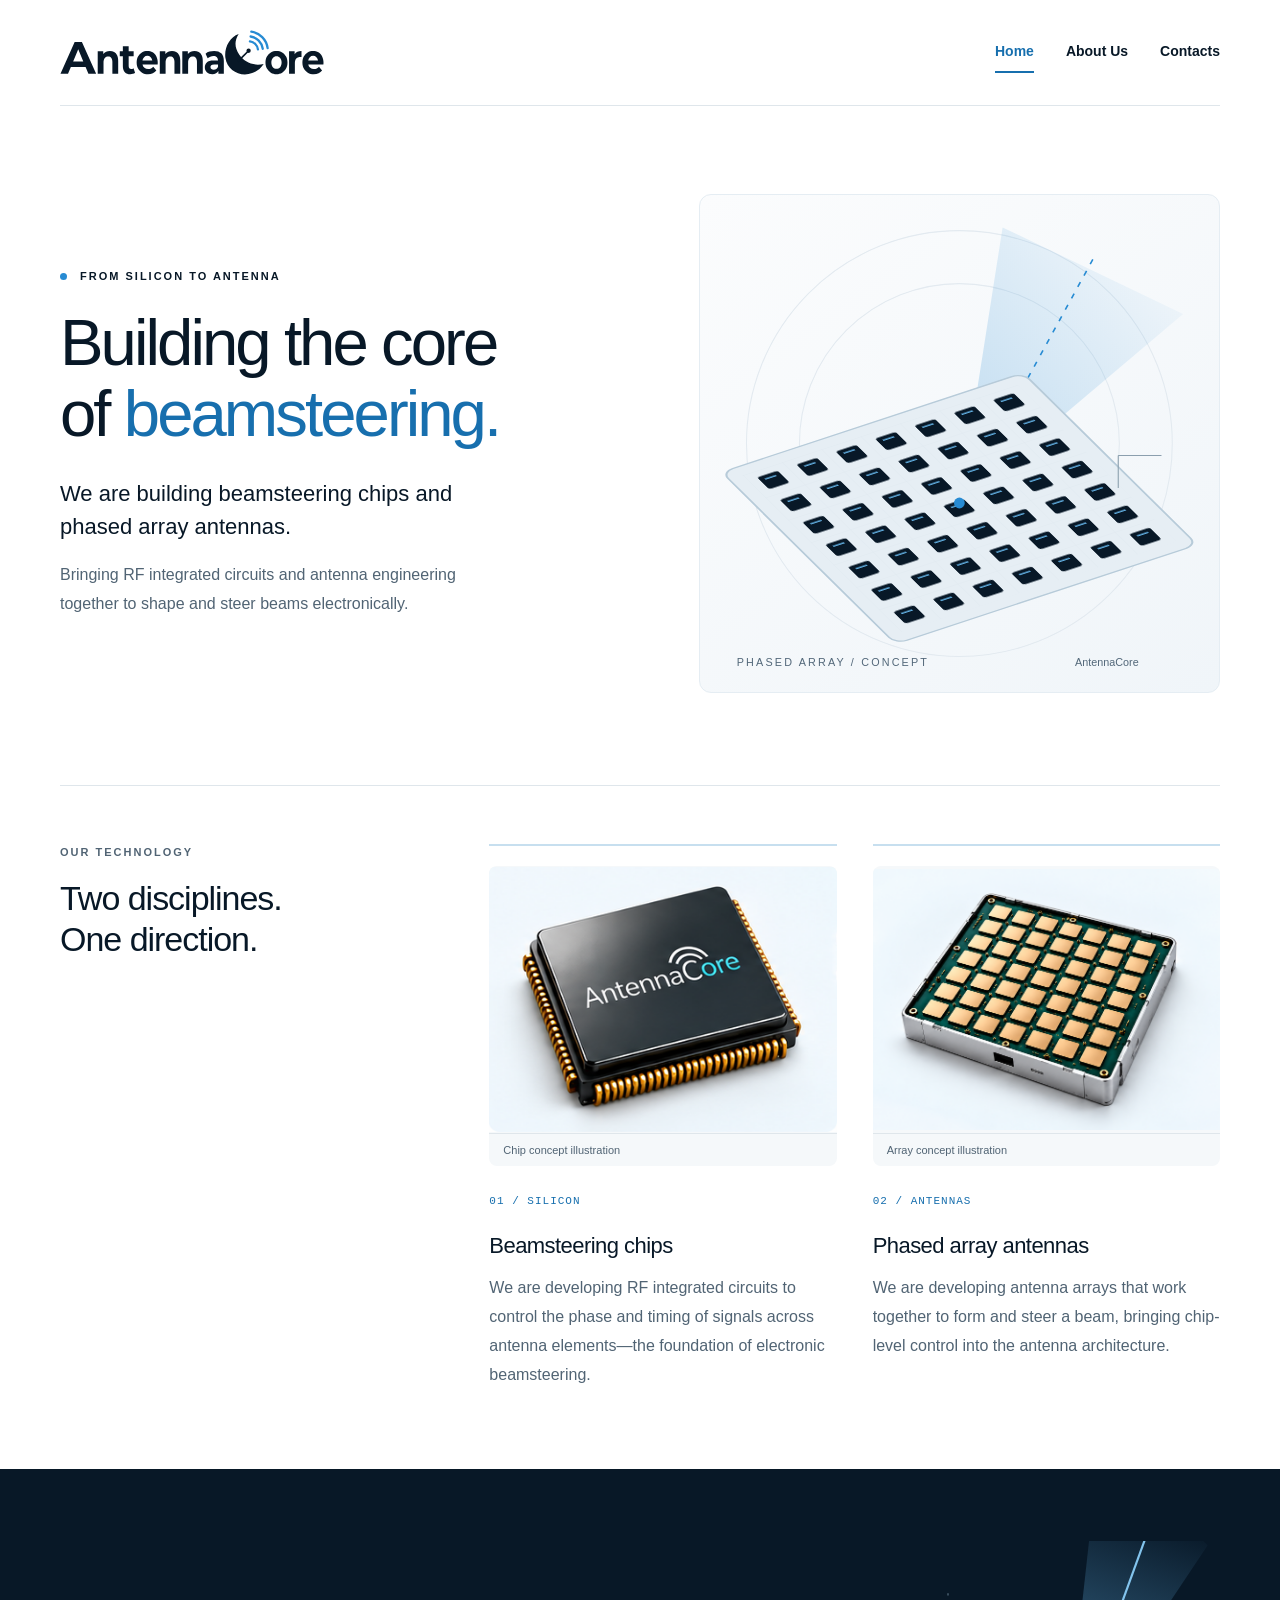
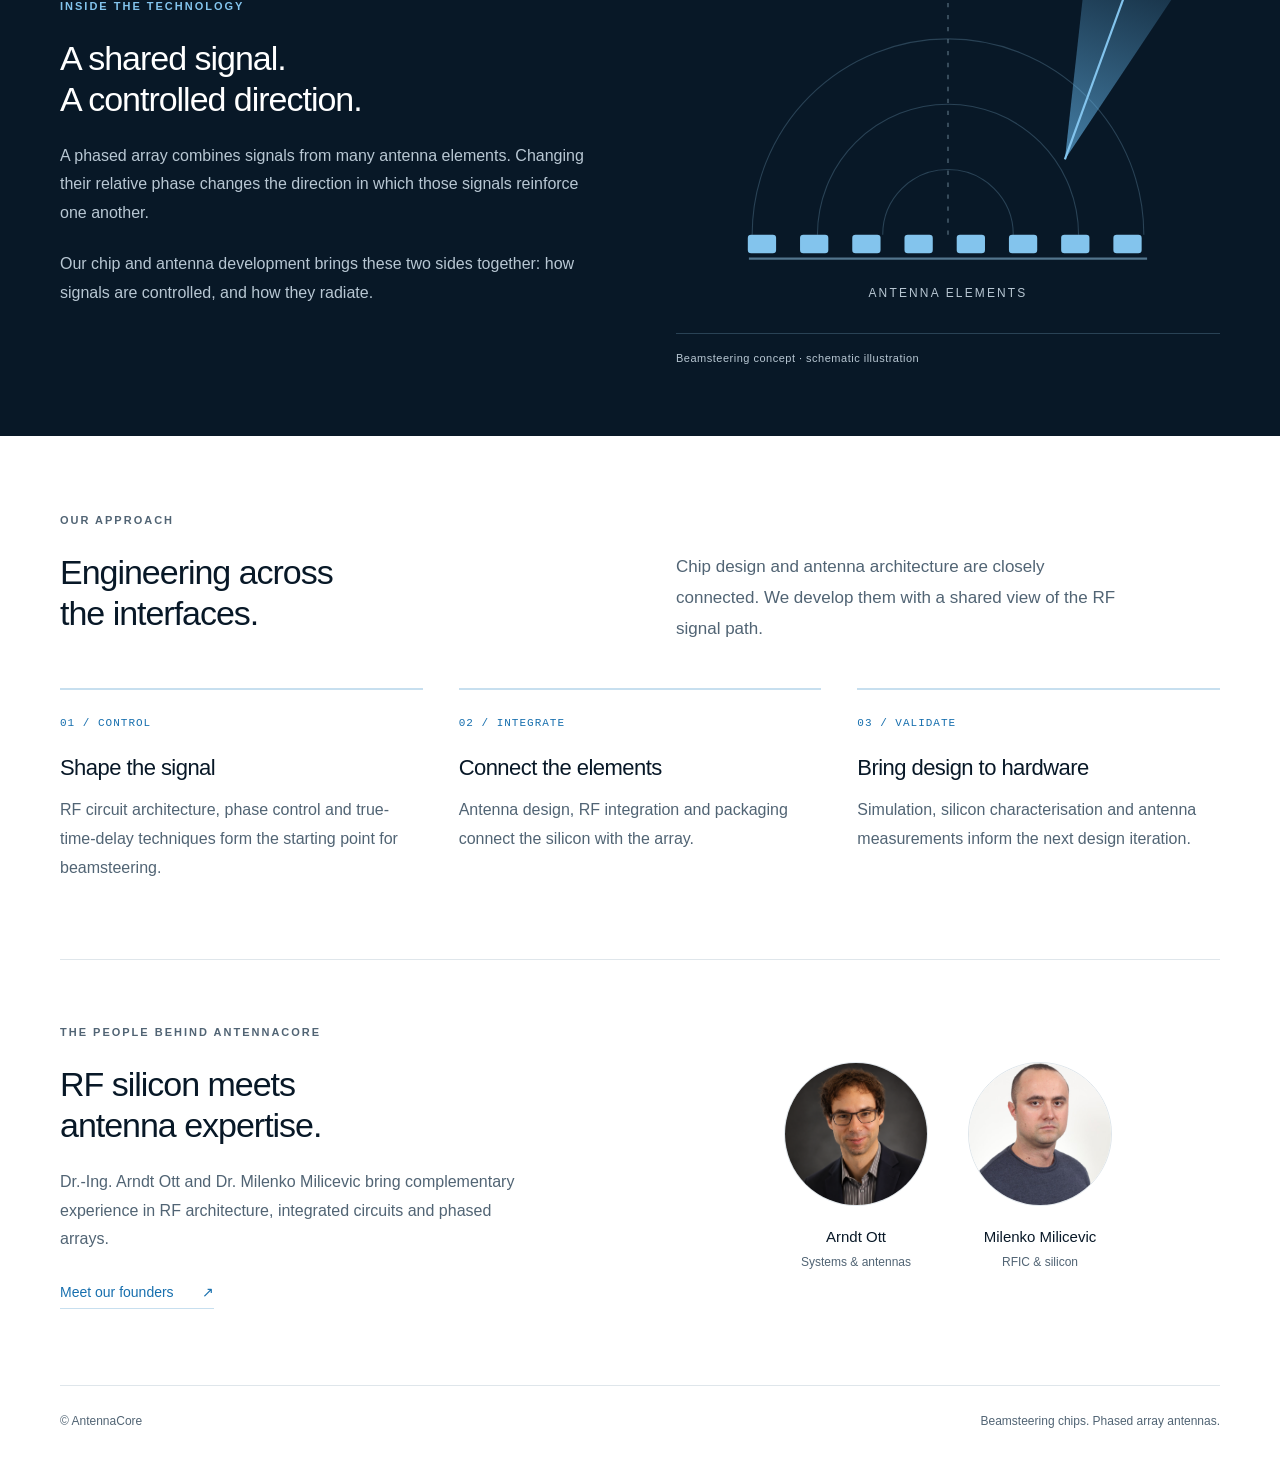
<file: index.html>
<!doctype html>
<html lang="en">
<head>
  <meta charset="utf-8">
  <meta name="viewport" content="width=device-width, initial-scale=1">
  <meta name="description" content="AntennaCore is developing beamsteering chips and phased array antennas. From RF silicon to electronically steered antenna arrays.">
  <meta name="theme-color" content="#081827">
  <title>AntennaCore — Beamsteering chips & phased array antennas</title>
  <link rel="stylesheet" href="antennacore.css">
</head>
<body>
  <a class="skip-link" href="#main">Skip to content</a>
  <header class="site-header wrap">
    <a class="brand" href="./" aria-label="AntennaCore home"><img src="assets/antennacore-logo.svg" width="300" height="51" alt="AntennaCore"></a>
    <nav class="site-nav" aria-label="Main navigation">
      <a href="index.html" aria-current="page">Home</a>
      <a href="about.html">About Us</a>
      <a href="contacts.html">Contacts</a>
    </nav>
  </header>

  <main id="main">
    <section class="hero wrap" aria-labelledby="headline">
      <div class="hero-copy">
        <p class="eyebrow"><span></span> From silicon to antenna</p>
        <h1 id="headline">Building the core of <em>beamsteering.</em></h1>
        <p class="intro">We are building beamsteering chips and phased array antennas.</p>
        <p class="hero-detail">Bringing RF integrated circuits and antenna engineering together to shape and steer beams electronically.</p>
      </div>
      <figure class="array-figure">
        <svg viewBox="0 0 480 460" xmlns="http://www.w3.org/2000/svg" role="img" aria-labelledby="array-title array-desc">
          <title id="array-title">Phased array concept</title>
          <desc id="array-desc">A schematic grid of antenna elements with a directed beam extending above the array. Concept illustration.</desc>
          <defs>
            <pattern id="grid" width="42" height="42" patternUnits="userSpaceOnUse"><path d="M42 0H0V42" fill="none" stroke="#dfe8ef" stroke-width="1"/></pattern>
            <pattern id="elements" width="42" height="42" patternUnits="userSpaceOnUse"><rect x="10" y="10" width="22" height="22" rx="3" fill="#081827"/><path d="M15 16h12" stroke="#65b5e9" stroke-width="2"/></pattern>
            <linearGradient id="beam" x1="0" y1="1" x2="1" y2="0"><stop stop-color="#278bd3" stop-opacity=".28"/><stop offset="1" stop-color="#278bd3" stop-opacity="0"/></linearGradient>
          </defs>
          <circle cx="240" cy="230" r="197" fill="none" stroke="#e3eaf0"/>
          <circle cx="240" cy="230" r="148" fill="none" stroke="#e3eaf0"/>
          <path d="M240 285 280 30 447 110Z" fill="url(#beam)"/>
          <path d="M240 285 366 55" stroke="#278bd3" stroke-width="1.5" stroke-dasharray="5 7"/>
          <g transform="translate(240 290) scale(1 .57) rotate(-30) translate(-147 -147)">
            <rect x="-14" y="-14" width="322" height="322" rx="12" fill="#e6eef4" stroke="#b7cbd9" stroke-width="2"/>
            <rect width="294" height="294" fill="url(#grid)"/>
            <rect width="294" height="294" fill="url(#elements)"/>
          </g>
          <circle cx="240" cy="285" r="5" fill="#278bd3"/>
          <path d="M387 241h40M387 241v30" fill="none" stroke="#8b9fae"/>
          <text x="34" y="436" fill="#526779" font-family="sans-serif" font-size="10" letter-spacing="2">PHASED ARRAY / CONCEPT</text>
          <text x="347" y="436" fill="#526779" font-family="sans-serif" font-size="10">AntennaCore</text>
        </svg>
      </figure>
    </section>

    <section class="technology wrap" aria-labelledby="technology-heading">
      <div class="section-heading"><p class="eyebrow">Our technology</p><h2 id="technology-heading">Two disciplines.<br>One direction.</h2></div>
      <div class="technology-items">
        <article><figure class="technology-image"><img src="assets/beamsteering-chip-concept.png" width="396" height="303" alt="Concept illustration of a beamsteering chip" loading="lazy"><figcaption>Chip concept illustration</figcaption></figure><span class="number">01 / SILICON</span><h3>Beamsteering chips</h3><p>We are developing RF integrated circuits to control the phase and timing of signals across antenna elements—the foundation of electronic beamsteering.</p></article>
        <article><figure class="technology-image"><img src="assets/phased-array-large-concept.png" width="396" height="297" alt="Concept illustration of a larger multi-element phased array antenna" loading="lazy"><figcaption>Array concept illustration</figcaption></figure><span class="number">02 / ANTENNAS</span><h3>Phased array antennas</h3><p>We are developing antenna arrays that work together to form and steer a beam, bringing chip-level control into the antenna architecture.</p></article>
      </div>
    </section>

    <section class="beam-section" aria-labelledby="beam-heading">
      <div class="wrap beam-layout">
        <div class="beam-copy">
          <p class="eyebrow">Inside the technology</p>
          <h2 id="beam-heading">A shared signal.<br>A controlled direction.</h2>
          <p>A phased array combines signals from many antenna elements. Changing their relative phase changes the direction in which those signals reinforce one another.</p>
          <p>Our chip and antenna development brings these two sides together: how signals are controlled, and how they radiate.</p>
        </div>
        <figure class="beam-demo">
          <svg viewBox="0 0 500 360" role="img" aria-labelledby="beam-title beam-desc">
            <title id="beam-title">Electronic beamsteering concept</title>
            <desc id="beam-desc">A row of eight antenna elements with a beam sweeping left and right to illustrate electronic beamsteering.</desc>
            <defs><linearGradient id="demo-beam" x1="0" y1="1" x2="0" y2="0"><stop stop-color="#65b5e9" stop-opacity=".65"/><stop offset="1" stop-color="#65b5e9" stop-opacity="0"/></linearGradient></defs>
            <path d="M70 270a180 180 0 0 1 360 0M130 270a120 120 0 0 1 240 0M190 270a60 60 0 0 1 120 0" fill="none" stroke="#294255"/>
            <path d="M250 270V48" stroke="#607888" stroke-dasharray="4 7"/>
            <g id="steered-beam" transform="rotate(20 250 270)"><path d="M250 270 194 40Q250 16 306 40Z" fill="url(#demo-beam)"/><path d="M250 270V40" stroke="#83c4ed" stroke-width="2"/></g>
            <path d="M67 292H433" stroke="#52758d" stroke-width="2"/>
            <g fill="#83c4ed"><rect x="66" y="270" width="26" height="17" rx="3"/><rect x="114" y="270" width="26" height="17" rx="3"/><rect x="162" y="270" width="26" height="17" rx="3"/><rect x="210" y="270" width="26" height="17" rx="3"/><rect x="258" y="270" width="26" height="17" rx="3"/><rect x="306" y="270" width="26" height="17" rx="3"/><rect x="354" y="270" width="26" height="17" rx="3"/><rect x="402" y="270" width="26" height="17" rx="3"/></g>
            <text x="250" y="327" text-anchor="middle" fill="#b8c7d3" font-size="11" font-family="Arial, sans-serif" letter-spacing="2">ANTENNA ELEMENTS</text>
          </svg>
          <figcaption>Beamsteering concept · schematic illustration</figcaption>
        </figure>
      </div>
    </section>

    <section class="approach wrap" aria-labelledby="approach-heading">
      <div class="approach-heading"><p class="eyebrow">Our approach</p><h2 id="approach-heading">Engineering across<br>the interfaces.</h2><p>Chip design and antenna architecture are closely connected. We develop them with a shared view of the RF signal path.</p></div>
      <ol class="approach-steps">
        <li><span class="number">01 / CONTROL</span><h3>Shape the signal</h3><p>RF circuit architecture, phase control and true-time-delay techniques form the starting point for beamsteering.</p></li>
        <li><span class="number">02 / INTEGRATE</span><h3>Connect the elements</h3><p>Antenna design, RF integration and packaging connect the silicon with the array.</p></li>
        <li><span class="number">03 / VALIDATE</span><h3>Bring design to hardware</h3><p>Simulation, silicon characterisation and antenna measurements inform the next design iteration.</p></li>
      </ol>
    </section>

    <section class="team-preview wrap" aria-labelledby="team-preview-heading">
      <div><p class="eyebrow">The people behind AntennaCore</p><h2 id="team-preview-heading">RF silicon meets<br>antenna expertise.</h2><p>Dr.-Ing. Arndt Ott and Dr. Milenko Milicevic bring complementary experience in RF architecture, integrated circuits and phased arrays.</p><a class="text-link" href="about.html">Meet our founders <span aria-hidden="true">↗</span></a></div>
      <div class="team-preview-portraits"><figure><img src="assets/arndt-ott.png" width="144" height="144" loading="lazy" alt="Dr.-Ing. Arndt Ott"><figcaption>Arndt Ott<span>Systems &amp; antennas</span></figcaption></figure><figure><img src="assets/milenko-milicevic.jpg" width="144" height="144" loading="lazy" alt="Dr. Milenko Milicevic"><figcaption>Milenko Milicevic<span>RFIC &amp; silicon</span></figcaption></figure></div>
    </section>
  </main>
  <footer class="wrap"><span>© AntennaCore</span><span>Beamsteering chips. Phased array antennas.</span></footer>
</body>
</html>
</file>
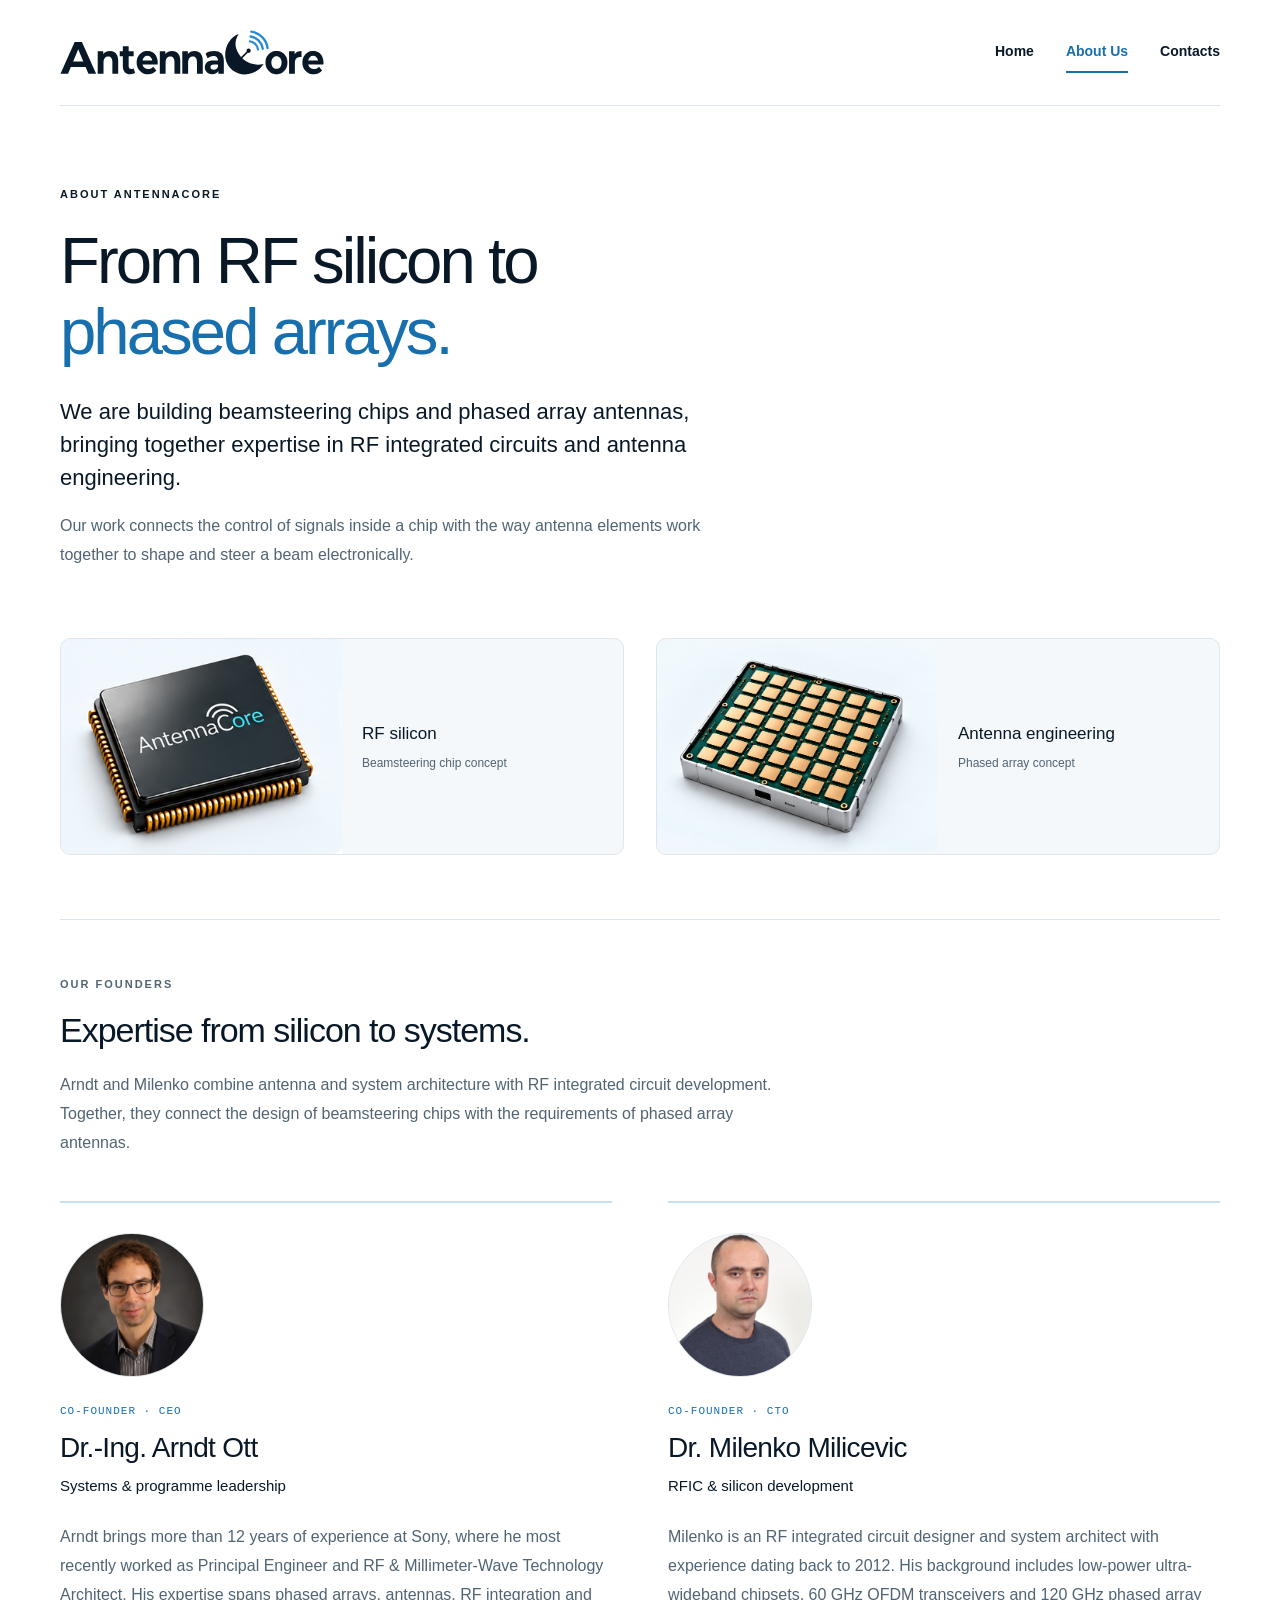
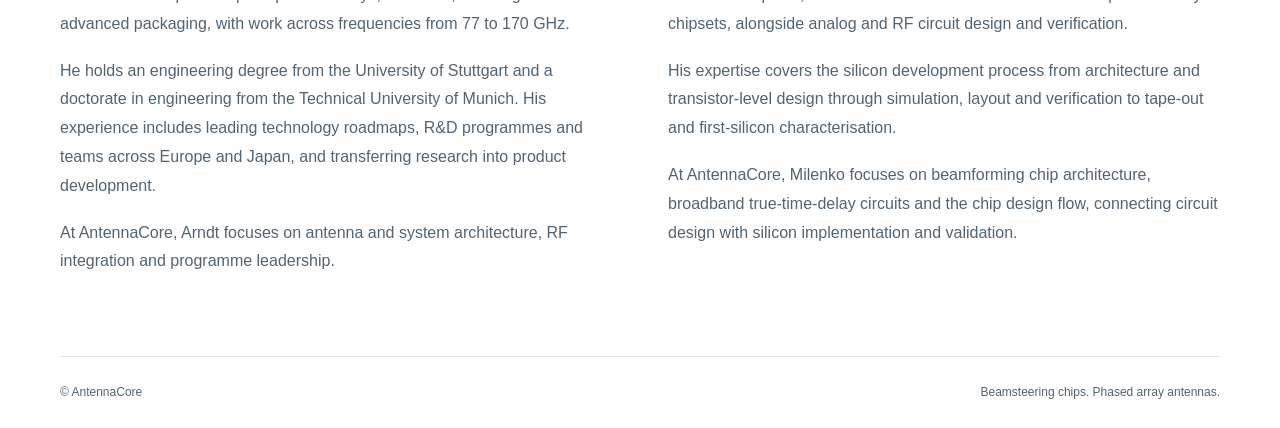
<file: about.html>
<!doctype html>
<html lang="en">
<head>
  <meta charset="utf-8">
  <meta name="viewport" content="width=device-width, initial-scale=1">
  <meta name="description" content="Meet AntennaCore: bringing RF integrated circuits and phased array antenna engineering together.">
  <meta name="theme-color" content="#081827">
  <title>About Us — AntennaCore</title>
  <link rel="stylesheet" href="antennacore.css">
</head>
<body>
  <a class="skip-link" href="#main">Skip to content</a>
  <header class="site-header wrap">
    <a class="brand" href="./" aria-label="AntennaCore home"><img src="assets/antennacore-logo.svg" width="300" height="51" alt="AntennaCore"></a>
    <nav class="site-nav" aria-label="Main navigation">
      <a href="index.html">Home</a>
      <a href="about.html" aria-current="page">About Us</a>
      <a href="contacts.html">Contacts</a>
    </nav>
  </header>

  <main id="main">
    <section class="page-intro wrap" aria-labelledby="about-heading">
      <p class="eyebrow">About AntennaCore</p>
      <h1 id="about-heading">From RF silicon to<br><em>phased arrays.</em></h1>
      <p class="intro">We are building beamsteering chips and phased array antennas, bringing together expertise in RF integrated circuits and antenna engineering.</p>
      <p class="hero-detail">Our work connects the control of signals inside a chip with the way antenna elements work together to shape and steer a beam electronically.</p>
    </section>
    <section class="about-visuals wrap" aria-label="Our technology focus">
      <figure><img src="assets/beamsteering-chip-concept.png" width="396" height="303" alt="Beamsteering chip concept" loading="lazy"><figcaption><strong>RF silicon</strong><span>Beamsteering chip concept</span></figcaption></figure>
      <figure><img src="assets/phased-array-large-concept.png" width="396" height="297" alt="Phased array antenna concept" loading="lazy"><figcaption><strong>Antenna engineering</strong><span>Phased array concept</span></figcaption></figure>
    </section>
    <section class="founders wrap" aria-labelledby="team-heading">
      <div class="founders-heading"><p class="eyebrow">Our founders</p><h2 id="team-heading">Expertise from silicon to systems.</h2><p>Arndt and Milenko combine antenna and system architecture with RF integrated circuit development. Together, they connect the design of beamsteering chips with the requirements of phased array antennas.</p></div>
      <div class="founder-grid">
        <article class="founder">
          <img class="founder-portrait" src="assets/arndt-ott.png" width="160" height="160" alt="Dr.-Ing. Arndt Ott">
          <p class="number">CO-FOUNDER · CEO</p>
          <h3>Dr.-Ing. Arndt Ott</h3>
          <p class="founder-role">Systems &amp; programme leadership</p>
          <p>Arndt brings more than 12 years of experience at Sony, where he most recently worked as Principal Engineer and RF &amp; Millimeter-Wave Technology Architect. His expertise spans phased arrays, antennas, RF integration and advanced packaging, with work across frequencies from 77 to 170 GHz.</p>
          <p>He holds an engineering degree from the University of Stuttgart and a doctorate in engineering from the Technical University of Munich. His experience includes leading technology roadmaps, R&amp;D programmes and teams across Europe and Japan, and transferring research into product development.</p>
          <p>At AntennaCore, Arndt focuses on antenna and system architecture, RF integration and programme leadership.</p>
        </article>
        <article class="founder">
          <img class="founder-portrait" src="assets/milenko-milicevic.jpg" width="160" height="160" alt="Dr. Milenko Milicevic">
          <p class="number">CO-FOUNDER · CTO</p>
          <h3>Dr. Milenko Milicevic</h3>
          <p class="founder-role">RFIC &amp; silicon development</p>
          <p>Milenko is an RF integrated circuit designer and system architect with experience dating back to 2012. His background includes low-power ultra-wideband chipsets, 60 GHz OFDM transceivers and 120 GHz phased array chipsets, alongside analog and RF circuit design and verification.</p>
          <p>His expertise covers the silicon development process from architecture and transistor-level design through simulation, layout and verification to tape-out and first-silicon characterisation.</p>
          <p>At AntennaCore, Milenko focuses on beamforming chip architecture, broadband true-time-delay circuits and the chip design flow, connecting circuit design with silicon implementation and validation.</p>
        </article>
      </div>
    </section>
  </main>
  <footer class="wrap"><span>© AntennaCore</span><span>Beamsteering chips. Phased array antennas.</span></footer>
</body>
</html>
</file>
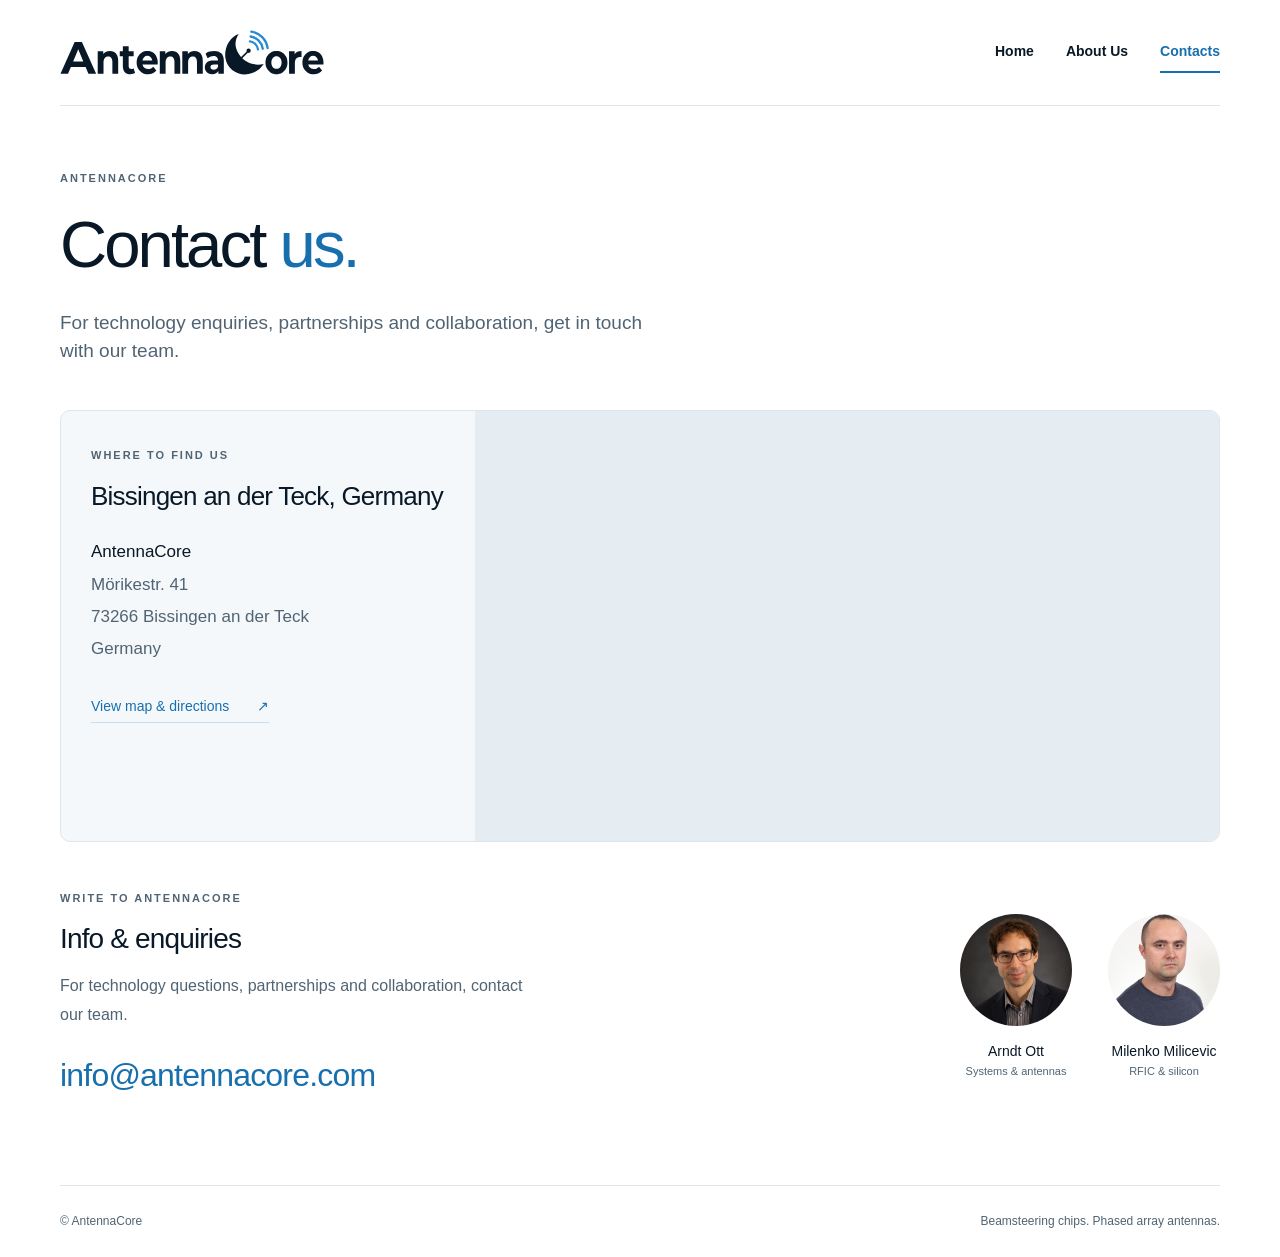
<file: contacts.html>
<!doctype html>
<html lang="en">
<head>
  <meta charset="utf-8">
  <meta name="viewport" content="width=device-width, initial-scale=1">
  <meta name="description" content="Contact AntennaCore at info@antennacore.com to discuss beamsteering chips, phased array antennas and collaboration.">
  <meta name="theme-color" content="#081827">
  <title>Contacts — AntennaCore</title>
  <link rel="stylesheet" href="antennacore.css">
</head>
<body class="contacts-page">
  <a class="skip-link" href="#main">Skip to content</a>
  <header class="site-header wrap">
    <a class="brand" href="./" aria-label="AntennaCore home"><img src="assets/antennacore-logo.svg" width="300" height="51" alt="AntennaCore"></a>
    <nav class="site-nav" aria-label="Main navigation">
      <a href="index.html">Home</a>
      <a href="about.html">About Us</a>
      <a href="contacts.html" aria-current="page">Contacts</a>
    </nav>
  </header>

  <main id="main" class="contact-page-main wrap">
    <section class="contact-page-heading" aria-labelledby="contacts-heading">
      <p class="eyebrow">AntennaCore</p>
      <h1 id="contacts-heading">Contact <em>us.</em></h1>
      <p class="intro">For technology enquiries, partnerships and collaboration, get in touch with our team.</p>
    </section>
    <section class="location-map" aria-labelledby="location-heading">
      <div class="location-card">
        <p class="eyebrow">Where to find us</p>
        <h2 id="location-heading">Bissingen an der Teck, Germany</h2>
        <address><strong>AntennaCore</strong><br>Mörikestr. 41<br>73266 Bissingen an der Teck<br>Germany</address>
        <a class="text-link" href="https://www.google.com/maps/search/?api=1&amp;query=M%C3%B6rikestr.%2041%2C%2073266%20Bissingen%20an%20der%20Teck%2C%20Germany" target="_blank" rel="noopener noreferrer">View map &amp; directions <span aria-hidden="true">↗</span></a>
      </div>
      <iframe class="company-map" title="Map showing Mörikestr. 41, 73266 Bissingen an der Teck, Germany" src="https://www.google.com/maps?q=M%C3%B6rikestr.%2041%2C%2073266%20Bissingen%20an%20der%20Teck%2C%20Germany&amp;z=15&amp;output=embed" width="800" height="430" loading="lazy" referrerpolicy="no-referrer-when-downgrade" allowfullscreen></iframe>
    </section>
    <section class="contact-bottom" aria-labelledby="enquiries-heading">
      <div class="contact-enquiries">
        <p class="eyebrow">Write to AntennaCore</p>
        <h2 id="enquiries-heading">Info &amp; enquiries</h2>
        <p>For technology questions, partnerships and collaboration, contact our team.</p>
        <p class="contact-page-email">info@antennacore.com</p>
      </div>
      <div class="contact-people" aria-label="AntennaCore founders">
        <figure><img src="assets/arndt-ott.png" width="112" height="112" alt="Dr.-Ing. Arndt Ott" loading="lazy"><figcaption>Arndt Ott<span>Systems &amp; antennas</span></figcaption></figure>
        <figure><img src="assets/milenko-milicevic.jpg" width="112" height="112" alt="Dr. Milenko Milicevic" loading="lazy"><figcaption>Milenko Milicevic<span>RFIC &amp; silicon</span></figcaption></figure>
      </div>
    </section>
  </main>
  <footer class="wrap"><span>© AntennaCore</span><span>Beamsteering chips. Phased array antennas.</span></footer>
</body>
</html>
</file>
<file: antennacore.css>
:root {
  color-scheme: light;
  --navy: #081827;
  --blue: #176fae;
  --muted: #516474;
  --line: #dfe6eb;
  --surface: #f5f8fa;
}

* { box-sizing: border-box; }
img { max-width: 100%; height: auto; }
figure { min-width: 0; }
main, section, article { min-width: 0; }
html { scroll-behavior: smooth; }
body {
  margin: 0;
  min-height: 100vh;
  display: flex;
  flex-direction: column;
  background: #fff;
  color: var(--navy);
  font-family: Arial, Helvetica, sans-serif;
  -webkit-font-smoothing: antialiased;
}
main { flex: 1; }
.wrap { width: min(1160px, calc(100% - 96px)); margin-inline: auto; }
a { color: inherit; text-decoration: none; }
a:focus-visible { outline: 3px solid #278bd3; outline-offset: 6px; }
::selection { background: #d8ecfa; color: var(--navy); }
.skip-link { position: absolute; left: 20px; top: -80px; background: var(--navy); color: white; padding: 12px; z-index: 5; }
.skip-link:focus { top: 12px; }

/* Shared header and navigation. */
.site-header { display: flex; align-items: center; justify-content: space-between; gap: 32px; padding-block: 30px; border-bottom: 1px solid var(--line); }
.brand { flex-shrink: 0; }
.brand img { display: block; width: 264px; height: auto; }
.site-nav { display: flex; align-items: center; gap: 32px; font-size: 14px; font-weight: 600; }
.site-nav a { padding-block: 12px; border-bottom: 2px solid transparent; transition: color .18s, border-color .18s; }
.site-nav a:hover, .site-nav a[aria-current="page"] { color: var(--blue); border-bottom-color: var(--blue); }

/* Typography. */
.eyebrow { text-transform: uppercase; letter-spacing: 2px; font-size: 11px; font-weight: 700; line-height: 1.5; margin: 0 0 24px; }
.eyebrow > span { display: inline-block; width: 7px; height: 7px; background: #278bd3; border-radius: 50%; margin-right: 8px; }
h1 { font-size: clamp(44px, 5.1vw, 66px); letter-spacing: -.045em; line-height: 1.08; font-weight: 500; margin: 0 0 28px; text-wrap: balance; }
h1 em { font-style: normal; color: var(--blue); }
h2 { font-size: 34px; line-height: 1.2; font-weight: 500; letter-spacing: -.03em; margin: 0; text-wrap: balance; }
h3 { font-size: 22px; line-height: 1.3; letter-spacing: -.025em; margin: 22px 0 14px; font-weight: 500; }
.intro { font-size: 22px; line-height: 1.5; max-width: 470px; margin: 0 0 18px; }
.hero-detail { color: var(--muted); font-size: 16px; line-height: 1.8; max-width: 440px; margin: 0; }
.number { font-family: monospace; letter-spacing: 1px; font-size: 11px; line-height: 1.5; color: var(--blue); }

/* Home page. */
.hero { display: grid; grid-template-columns: minmax(0, 1.12fr) minmax(0, 1fr); align-items: center; gap: 56px; padding-block: 88px 92px; }
.hero-copy { min-width: 0; }
.array-figure { margin: 0; background: linear-gradient(145deg, #fbfcfd, #f0f5f9); border: 1px solid #e5edf3; border-radius: 12px; overflow: hidden; }
.array-figure svg { display: block; width: 100%; height: auto; }
.technology { display: grid; grid-template-columns: minmax(0, 1fr) minmax(0, 2fr); gap: 64px; border-top: 1px solid var(--line); padding-block: 58px 80px; }
.section-heading .eyebrow { color: var(--muted); margin-bottom: 18px; }
.technology-items { display: grid; grid-template-columns: repeat(2, minmax(0, 1fr)); gap: 36px; }
.technology-items article { border-top: 2px solid #c7dfef; padding-top: 20px; }
.technology-items p { font-size: 16px; color: var(--muted); line-height: 1.8; margin: 0; }

/* About Us. */
.page-intro { padding-block: 80px 68px; }
.page-intro h1 { max-width: 850px; }
.page-intro .intro { max-width: 710px; }
.page-intro .hero-detail { max-width: 650px; }
.founders { border-top: 1px solid var(--line); padding-block: 56px 80px; }
.founders-heading { max-width: 740px; margin-bottom: 44px; }
.founders-heading .eyebrow { color: var(--muted); margin-bottom: 18px; }
.founders-heading > p:last-child { font-size: 16px; line-height: 1.8; color: var(--muted); margin: 20px 0 0; }
.founder-grid { display: grid; grid-template-columns: repeat(2, minmax(0, 1fr)); gap: 56px; }
.founder { border-top: 2px solid #c7dfef; padding-top: 30px; }
.founder-portrait { display: block; width: 144px; height: 144px; object-fit: cover; border-radius: 50%; margin-bottom: 26px; border: 1px solid var(--line); }
.founder h3 { font-size: 28px; margin: 10px 0 6px; }
.founder > p { font-size: 16px; line-height: 1.8; color: var(--muted); margin: 0 0 18px; }
.founder > .number { font-size: 11px; color: var(--blue); line-height: 1.5; margin: 0; }
.founder > .founder-role { color: var(--navy); margin-bottom: 24px; font-size: 15px; }
.founder > p:last-child { margin-bottom: 0; }


footer { display: flex; justify-content: space-between; gap: 20px; border-top: 1px solid var(--line); padding-block: 26px; color: var(--muted); font-size: 12px; line-height: 1.6; }

@media (max-width: 1000px) {
  .wrap { width: calc(100% - 64px); }
  .hero { gap: 32px; }
  .technology { grid-template-columns: minmax(0, .85fr) minmax(0, 2fr); gap: 36px; }
}
@media (max-width: 850px) {
  .wrap { width: calc(100% - 48px); }
  .brand img { width: 240px; }
  .site-header { gap: 24px; }
  .site-nav { gap: 24px; }
  .hero { grid-template-columns: 1fr; padding-block: 60px; gap: 38px; }
  .hero-copy { max-width: 620px; }
  .hero-copy h1 { max-width: 600px; }
  .hero .intro, .hero-detail { max-width: 560px; }
  .array-figure { width: min(100%, 500px); justify-self: center; }
  .technology { grid-template-columns: 1fr; gap: 32px; padding-block: 44px 56px; }
  .page-intro { padding-block: 60px; }
  .founder-grid { gap: 36px; }
}
@media (max-width: 600px) {
  .wrap { width: calc(100% - 40px); }
  .site-header { flex-wrap: wrap; padding-block: 24px 12px; gap: 20px; }
  .brand img { width: 240px; max-width: 100%; }
  .site-nav { width: 100%; justify-content: space-between; gap: 16px; }
  h1 { font-size: clamp(36px, 10.5vw, 48px); }
  h2 { font-size: 30px; }
  .hero { padding-block: 46px; gap: 32px; }
  .intro { font-size: 20px; }
  .technology-items { grid-template-columns: 1fr; gap: 28px; }
  .technology-items article { padding-top: 18px; }
  .page-intro { padding-block: 46px; }
  .founders { padding-block: 40px 50px; }
  .founders-heading { margin-bottom: 32px; }
  .founder-grid { grid-template-columns: 1fr; gap: 36px; }
  .founder h3 { font-size: 26px; }
  footer { flex-direction: column; gap: 6px; padding-block: 22px; }
}
@media (prefers-reduced-motion: reduce) {
  html { scroll-behavior: auto; }
  .site-nav a { transition: none; }
}

/* Technology exploration on Home. */
.beam-section { background: var(--navy); color: #fff; }
.beam-layout { display: grid; grid-template-columns: repeat(2, minmax(0, 1fr)); gap: 72px; align-items: center; padding-block: 72px; }
.beam-copy .eyebrow { color: #83c4ed; }
.beam-copy > p:not(.eyebrow) { color: #b8c7d3; font-size: 16px; line-height: 1.8; margin: 22px 0 0; }
.beam-demo { min-width: 0; margin: 0; }
.beam-demo svg { width: 100%; height: auto; display: block; }
.beam-demo figcaption { border-top: 1px solid #294255; padding-top: 18px; color: #b8c7d3; font-size: 11px; letter-spacing: .5px; }
.approach { padding-block: 76px; }
.approach-heading { display: grid; grid-template-columns: repeat(2, minmax(0, 1fr)); column-gap: 72px; align-items: start; }
.approach-heading .eyebrow { grid-column: 1 / -1; color: var(--muted); }
.approach-heading > p:last-child { margin: 0; color: var(--muted); font-size: 17px; line-height: 1.8; max-width: 450px; }
.approach-steps { display: grid; grid-template-columns: repeat(3, minmax(0, 1fr)); gap: 36px; padding: 0; margin: 44px 0 0; list-style: none; }
.approach-steps li { border-top: 2px solid #c7dfef; padding-top: 22px; }
.approach-steps p { color: var(--muted); font-size: 16px; line-height: 1.8; margin: 0; }
.team-preview { border-top: 1px solid var(--line); display: grid; grid-template-columns: repeat(2, minmax(0, 1fr)); gap: 72px; align-items: center; padding-block: 64px 76px; }
.team-preview .eyebrow { color: var(--muted); }
.team-preview > div > p:not(.eyebrow) { color: var(--muted); font-size: 16px; line-height: 1.8; max-width: 460px; margin: 22px 0; }
.text-link { display: inline-flex; align-items: center; gap: 28px; font-size: 14px; color: var(--blue); padding-block: 8px; border-bottom: 1px solid #c7dfef; }
.text-link:hover { border-bottom-color: var(--blue); }
.team-preview-portraits { display: flex; justify-content: center; gap: 40px; }
.team-preview-portraits figure { margin: 0; text-align: center; }
.team-preview-portraits img { width: 144px; max-width: 100%; height: auto; aspect-ratio: 1; object-fit: cover; border-radius: 50%; border: 1px solid var(--line); }
.team-preview-portraits figcaption { margin-top: 16px; font-size: 15px; line-height: 1.5; }
.team-preview-portraits figcaption span { display: block; color: var(--muted); font-size: 12px; margin-top: 4px; }
@media (max-width: 850px) {
  .beam-layout, .team-preview { gap: 36px; grid-template-columns: 1fr; padding-block: 52px; }
  .beam-demo { width: min(100%, 520px); justify-self: center; }
  .approach { padding-block: 52px; }
  .approach-heading { gap: 22px; grid-template-columns: 1fr; }
  .approach-steps { gap: 24px; }
  .approach-steps h3 { font-size: 20px; }
  .team-preview-portraits { justify-content: flex-start; }
}
@media (max-width: 600px) {
  .beam-layout, .team-preview { padding-block: 42px; }
  .approach { padding-block: 42px; }
  .approach-steps { grid-template-columns: 1fr; gap: 28px; margin-top: 30px; }
  .team-preview-portraits { justify-content: space-between; gap: 20px; }
  .team-preview-portraits figure { min-width: 0; flex: 1; }
  .team-preview-portraits img { width: 124px; }
}

/* Continuous beam sweep; keep the concept still for reduced-motion preferences. */
#steered-beam {
  transform-origin: 250px 270px;
  animation: beam-sweep 7s ease-in-out infinite alternate;
}
@keyframes beam-sweep {
  from { transform: rotate(-35deg); }
  to { transform: rotate(35deg); }
}
@media (prefers-reduced-motion: reduce) {
  #steered-beam { animation: none; transform: rotate(20deg); }
}

/* Supplied concept imagery. */
.technology-image { margin: 0 0 24px; background: var(--surface); border-radius: 8px; overflow: hidden; }
.technology-image img { display: block; width: 100%; height: auto; aspect-ratio: 1.3; object-fit: contain; }
.technology-image figcaption { padding: 10px 14px; font-size: 11px; color: var(--muted); border-top: 1px solid var(--line); }
.about-visuals { display: grid; grid-template-columns: repeat(2, minmax(0, 1fr)); gap: 32px; padding-bottom: 64px; }
.about-visuals figure { display: grid; grid-template-columns: repeat(2, minmax(0, 1fr)); align-items: center; margin: 0; background: var(--surface); border: 1px solid var(--line); border-radius: 10px; overflow: hidden; }
.about-visuals img { width: 100%; height: auto; display: block; }
.about-visuals figcaption { padding: 20px; font-size: 17px; line-height: 1.5; }
.about-visuals figcaption strong { font-weight: 500; }
.about-visuals figcaption span { display: block; color: var(--muted); font-size: 12px; margin-top: 8px; }

/* Contact location, embedded map and team. */
.contact-page-main { padding-block: 64px 80px; }
.contact-page-heading { max-width: 760px; margin-bottom: 44px; }
.contact-page-heading .eyebrow { color: var(--muted); }
.contact-page-heading .intro { max-width: 620px; color: var(--muted); font-size: 19px; }
.location-map { display: grid; grid-template-columns: minmax(0, 1fr) minmax(0, 1.8fr); border: 1px solid var(--line); border-radius: 10px; overflow: hidden; background: var(--surface); }
.location-card { padding: 36px 30px; }
.location-card .eyebrow { color: var(--muted); margin-bottom: 18px; }
.location-card h2 { font-size: 26px; }
.location-card address { font-style: normal; font-size: 17px; line-height: 1.9; color: var(--muted); margin: 24px 0; }
.location-card address strong { font-weight: 500; color: var(--navy); }
.company-map { width: 100%; height: 430px; border: 0; display: block; background: #e5edf2; }
.contact-bottom { display: grid; grid-template-columns: minmax(0, 1.3fr) minmax(0, 1fr); align-items: center; gap: 56px; padding-top: 48px; }
.contact-enquiries { min-width: 0; }
.contact-enquiries .eyebrow { color: var(--muted); margin-bottom: 16px; }
.contact-enquiries h2 { font-size: 28px; }
.contact-enquiries > p:not(.eyebrow) { color: var(--muted); font-size: 16px; line-height: 1.8; margin: 16px 0 0; max-width: 470px; }
.contact-enquiries p.contact-page-email { color: var(--blue); font-size: clamp(24px, 2.5vw, 32px); letter-spacing: -.025em; margin-top: 18px; overflow-wrap: anywhere; }
.contact-people { display: flex; justify-content: flex-end; gap: 36px; }
.contact-people figure { margin: 0; text-align: center; min-width: 0; }
.contact-people img { display: block; width: 112px; max-width: 100%; height: auto; aspect-ratio: 1; border-radius: 50%; object-fit: cover; margin-inline: auto; }
.contact-people figcaption { font-size: 14px; line-height: 1.6; margin-top: 14px; }
.contact-people figcaption span { display: block; color: var(--muted); font-size: 11px; }
@media (max-width: 850px) {
  .about-visuals { gap: 24px; }
  .about-visuals figure { grid-template-columns: 1fr; }
  .location-map { grid-template-columns: 1fr; }
  .location-card { padding: 30px; }
  .company-map { height: 360px; }
  .contact-bottom { gap: 36px; grid-template-columns: 1fr; }
  .contact-people { justify-content: flex-start; }
}
@media (max-width: 600px) {
  .about-visuals { gap: 16px; padding-bottom: 40px; }
  .about-visuals figcaption { padding: 14px; font-size: 15px; }
  .contact-page-main { padding-block: 42px 52px; }
  .contact-page-heading { margin-bottom: 30px; }
  .contact-page-heading .intro { font-size: 18px; }
  .location-card { padding: 26px 24px; }
  .location-card h2 { font-size: 24px; }
  .company-map { height: 300px; }
  .contact-bottom { padding-top: 36px; }
}
</file>
